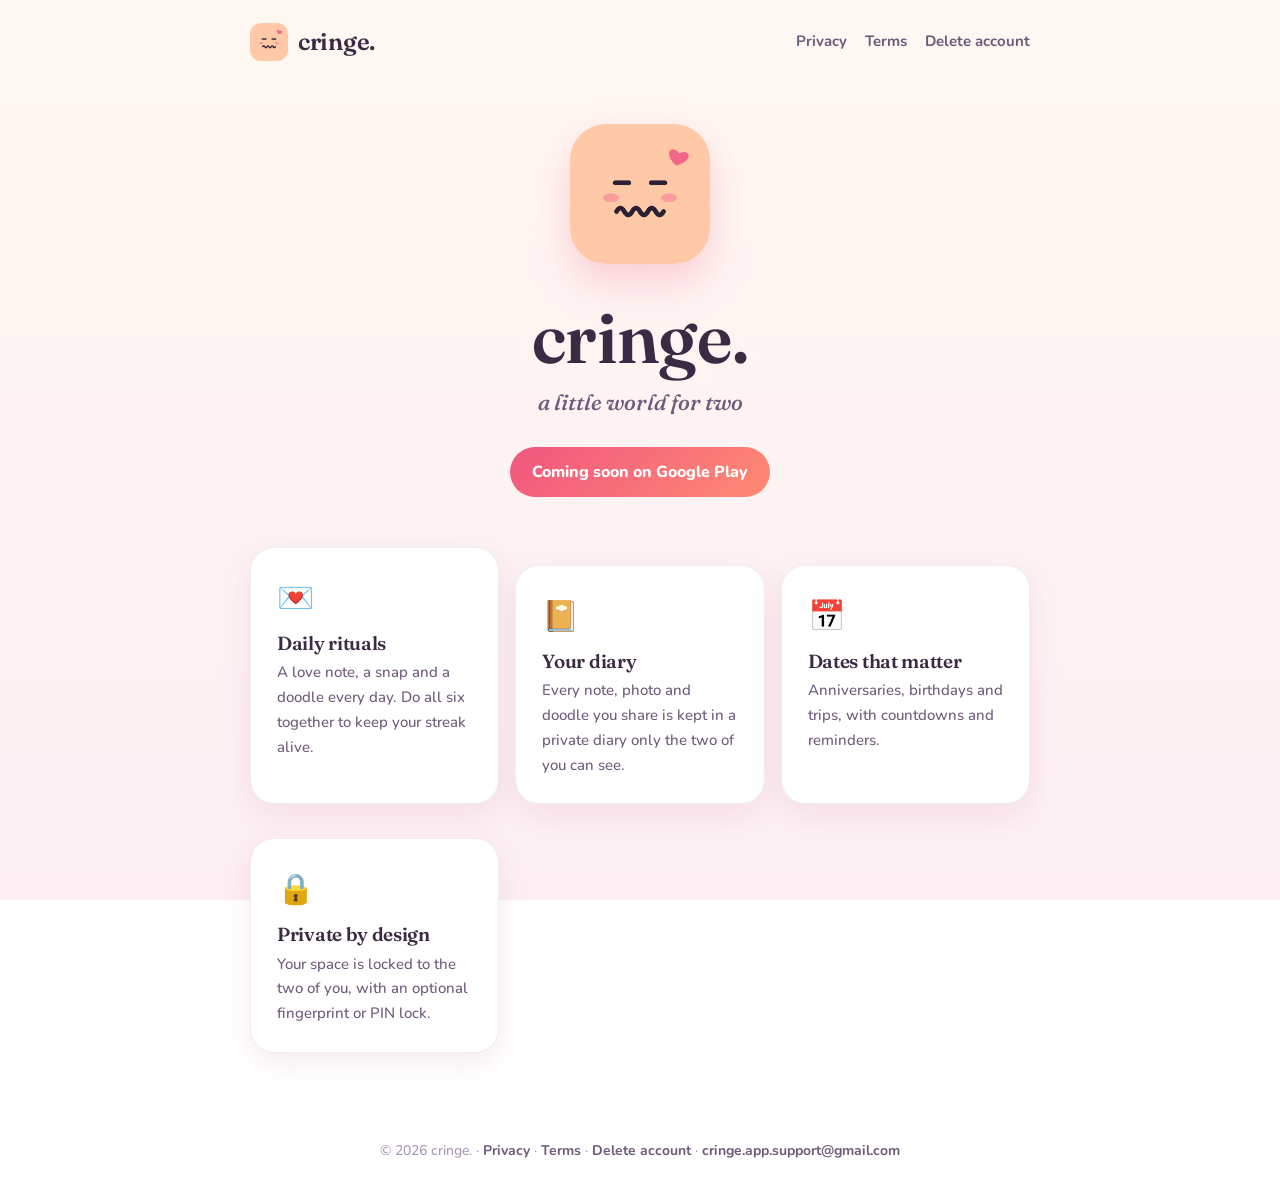
<file: index.html>
<!doctype html>
<html lang="en">
<head>
<meta charset="utf-8">
<meta name="viewport" content="width=device-width, initial-scale=1">
<title>cringe. — a little world for two</title>
<meta name="description" content="A private app for couples: daily love notes, snaps and doodles, a shared diary and important dates.">
<link rel="icon" href="favicon.png">
<link rel="preconnect" href="https://fonts.googleapis.com">
<link rel="preconnect" href="https://fonts.gstatic.com" crossorigin>
<link href="https://fonts.googleapis.com/css2?family=Fraunces:ital,opsz,wght@0,9..144,600;1,9..144,500&family=Nunito:wght@500;700;800&display=swap" rel="stylesheet">
<link rel="stylesheet" href="style.css">
</head>
<body>
<header class="nav">
  <a class="brand" href="index.html"><img src="icon.png" alt=""><span>cringe.</span></a>
  <nav class="links"><a href="privacy.html">Privacy</a><a href="terms.html">Terms</a><a href="delete-account.html">Delete account</a></nav>
</header>
<main>

<section class="hero">
  <img src="icon.png" alt="cringe. app icon — a blushing face with a little heart">
  <h1>cringe.</h1>
  <p class="tagline">a little world for two</p>
  <a class="pill" href="#">Coming soon on Google Play</a>
</section>
<section class="features">
  <div class="card feature"><div class="emoji">💌</div><h3>Daily rituals</h3><p>A love note, a snap and a doodle every day. Do all six together to keep your streak alive.</p></div>
  <div class="card feature"><div class="emoji">📔</div><h3>Your diary</h3><p>Every note, photo and doodle you share is kept in a private diary only the two of you can see.</p></div>
  <div class="card feature"><div class="emoji">📅</div><h3>Dates that matter</h3><p>Anniversaries, birthdays and trips, with countdowns and reminders.</p></div>
  <div class="card feature"><div class="emoji">🔒</div><h3>Private by design</h3><p>Your space is locked to the two of you, with an optional fingerprint or PIN lock.</p></div>
</section>

</main>
<footer>
  © 2026 cringe. · <a href="privacy.html">Privacy</a> · <a href="terms.html">Terms</a> · <a href="delete-account.html">Delete account</a> · <a href="mailto:cringe.app.support@gmail.com">cringe.app.support@gmail.com</a>
</footer>
</body>
</html>
</file>
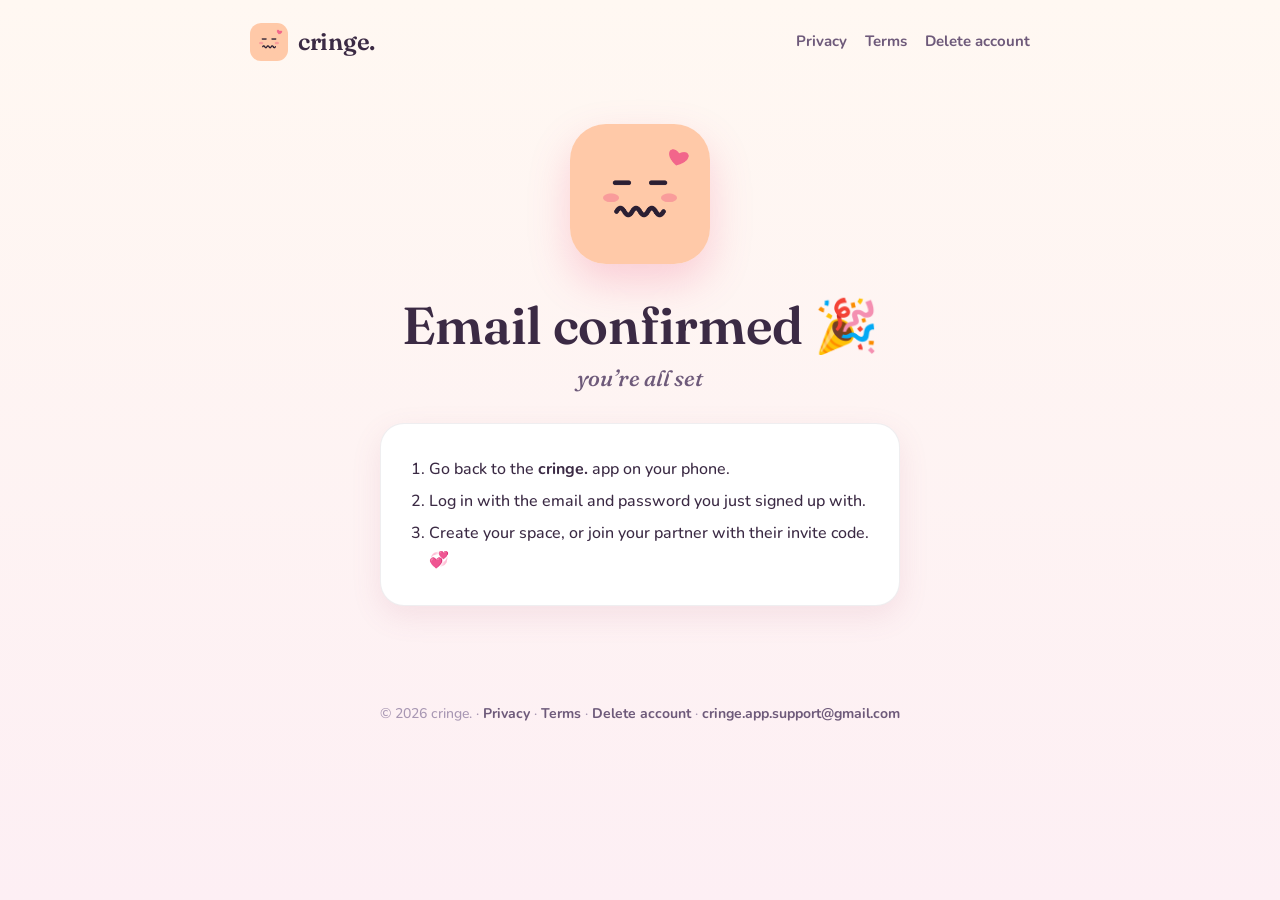
<file: confirmed.html>
<!doctype html>
<html lang="en">
<head>
<meta charset="utf-8">
<meta name="viewport" content="width=device-width, initial-scale=1">
<title>Email confirmed · cringe.</title>
<meta name="robots" content="noindex">
<link rel="icon" href="favicon.png">
<link rel="preconnect" href="https://fonts.googleapis.com">
<link rel="preconnect" href="https://fonts.gstatic.com" crossorigin>
<link href="https://fonts.googleapis.com/css2?family=Fraunces:ital,opsz,wght@0,9..144,600;1,9..144,500&family=Nunito:wght@500;700;800&display=swap" rel="stylesheet">
<link rel="stylesheet" href="style.css">
</head>
<body>
<header class="nav">
  <a class="brand" href="index.html"><img src="icon.png" alt=""><span>cringe.</span></a>
  <nav class="links"><a href="privacy.html">Privacy</a><a href="terms.html">Terms</a><a href="delete-account.html">Delete account</a></nav>
</header>
<main>
  <section class="hero">
    <img src="icon.png" alt="">

    <!-- Shown when the link worked (default) -->
    <div id="ok">
      <h1 style="font-size:clamp(36px,7vw,52px)">Email confirmed 🎉</h1>
      <p class="tagline">you’re all set</p>
      <div class="card" style="text-align:left;max-width:520px;margin:0 auto">
        <ol style="margin:0">
          <li>Go back to the <b>cringe.</b> app on your phone.</li>
          <li>Log in with the email and password you just signed up with.</li>
          <li>Create your space, or join your partner with their invite code. 💞</li>
        </ol>
      </div>
    </div>

    <!-- Shown when Supabase reports a problem (expired or already-used link) -->
    <div id="err" hidden>
      <h1 style="font-size:clamp(36px,7vw,52px)">Hmm, that link didn’t work</h1>
      <p class="tagline" id="err-msg">it may have expired or already been used</p>
      <div class="card" style="text-align:left;max-width:520px;margin:0 auto">
        <ul style="margin:0">
          <li>If you already confirmed, just <b>open cringe. and log in</b>.</li>
          <li>Otherwise, sign up again in the app to get a fresh link (links expire after a while).</li>
          <li>Still stuck? Email <a href="mailto:cringe.app.support@gmail.com">cringe.app.support@gmail.com</a>.</li>
        </ul>
      </div>
    </div>
  </section>
</main>
<footer>
  © 2026 cringe. · <a href="privacy.html">Privacy</a> · <a href="terms.html">Terms</a> · <a href="delete-account.html">Delete account</a> · <a href="mailto:cringe.app.support@gmail.com">cringe.app.support@gmail.com</a>
</footer>
<script>
  // Supabase sends people here after the confirmation link. On failure it adds
  // #error=...&error_description=... (or ?error=...). On success the address can
  // also carry login tokens in the "#..." part: we never read or store them, we
  // just remove them from the address bar so they don't linger in history.
  (function () {
    var params = new URLSearchParams((location.hash || '').replace(/^#/, '') + '&' + location.search.replace(/^\?/, ''));
    var error = params.get('error') || params.get('error_code');
    if (error) {
      document.getElementById('ok').hidden = true;
      document.getElementById('err').hidden = false;
      var desc = params.get('error_description');
      if (desc) document.getElementById('err-msg').textContent = desc.replace(/\+/g, ' ').toLowerCase();
    }
    if (location.hash || location.search) history.replaceState(null, '', location.pathname);
  })();
</script>
</body>
</html>
</file>
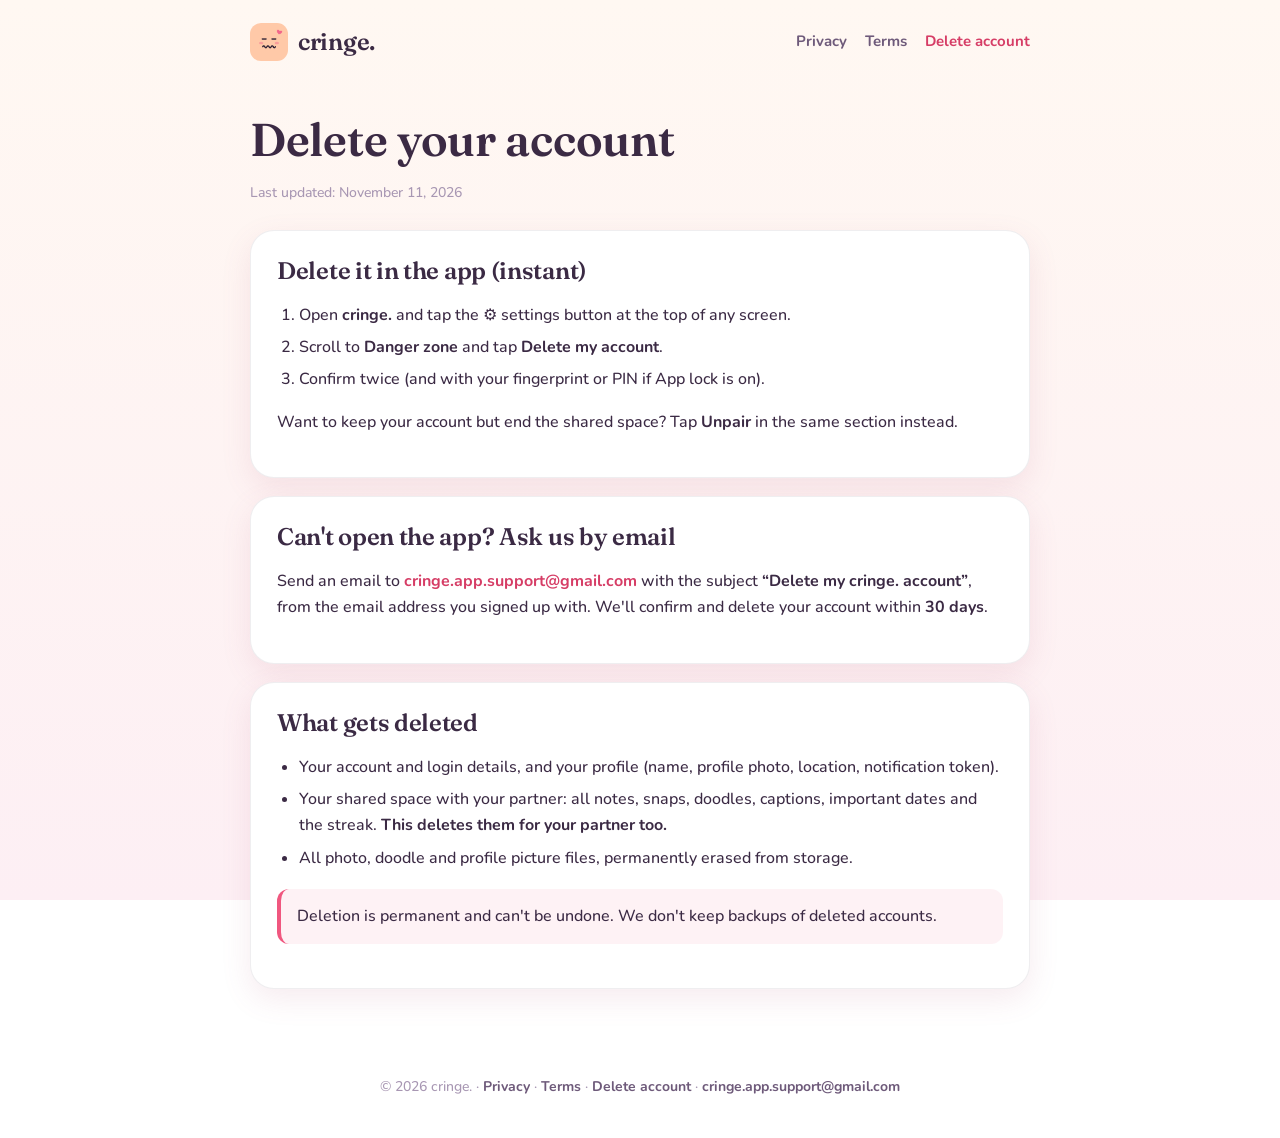
<file: delete-account.html>
<!doctype html>
<html lang="en">
<head>
<meta charset="utf-8">
<meta name="viewport" content="width=device-width, initial-scale=1">
<title>Delete your account · cringe.</title>
<meta name="description" content="How to delete your cringe. account and data.">
<link rel="icon" href="favicon.png">
<link rel="preconnect" href="https://fonts.googleapis.com">
<link rel="preconnect" href="https://fonts.gstatic.com" crossorigin>
<link href="https://fonts.googleapis.com/css2?family=Fraunces:ital,opsz,wght@0,9..144,600;1,9..144,500&family=Nunito:wght@500;700;800&display=swap" rel="stylesheet">
<link rel="stylesheet" href="style.css">
</head>
<body>
<header class="nav">
  <a class="brand" href="index.html"><img src="icon.png" alt=""><span>cringe.</span></a>
  <nav class="links"><a href="privacy.html">Privacy</a><a href="terms.html">Terms</a><a href="delete-account.html" aria-current="page">Delete account</a></nav>
</header>
<main>

<h1>Delete your account</h1>
<p class="updated">Last updated: November 11, 2026</p>

<div class="card">
<h2 style="margin-top:0">Delete it in the app (instant)</h2>
<ol>
<li>Open <b>cringe.</b> and tap the ⚙️ settings button at the top of any screen.</li>
<li>Scroll to <b>Danger zone</b> and tap <b>Delete my account</b>.</li>
<li>Confirm twice (and with your fingerprint or PIN if App lock is on).</li>
</ol>
<p>Want to keep your account but end the shared space? Tap <b>Unpair</b> in the same section instead.</p>
</div>

<div class="card">
<h2 style="margin-top:0">Can't open the app? Ask us by email</h2>
<p>Send an email to <a href="mailto:cringe.app.support@gmail.com?subject=Delete%20my%20cringe.%20account">cringe.app.support@gmail.com</a> with the subject <b>“Delete my cringe. account”</b>, from the email address you signed up with. We'll confirm and delete your account within <b>30 days</b>.</p>
</div>

<div class="card">
<h2 style="margin-top:0">What gets deleted</h2>
<ul>
<li>Your account and login details, and your profile (name, profile photo, location, notification token).</li>
<li>Your shared space with your partner: all notes, snaps, doodles, captions, important dates and the streak. <b>This deletes them for your partner too.</b></li>
<li>All photo, doodle and profile picture files, permanently erased from storage.</li>
</ul>
<p class="note">Deletion is permanent and can't be undone. We don't keep backups of deleted accounts.</p>
</div>

</main>
<footer>
  © 2026 cringe. · <a href="privacy.html">Privacy</a> · <a href="terms.html">Terms</a> · <a href="delete-account.html">Delete account</a> · <a href="mailto:cringe.app.support@gmail.com">cringe.app.support@gmail.com</a>
</footer>
</body>
</html>
</file>
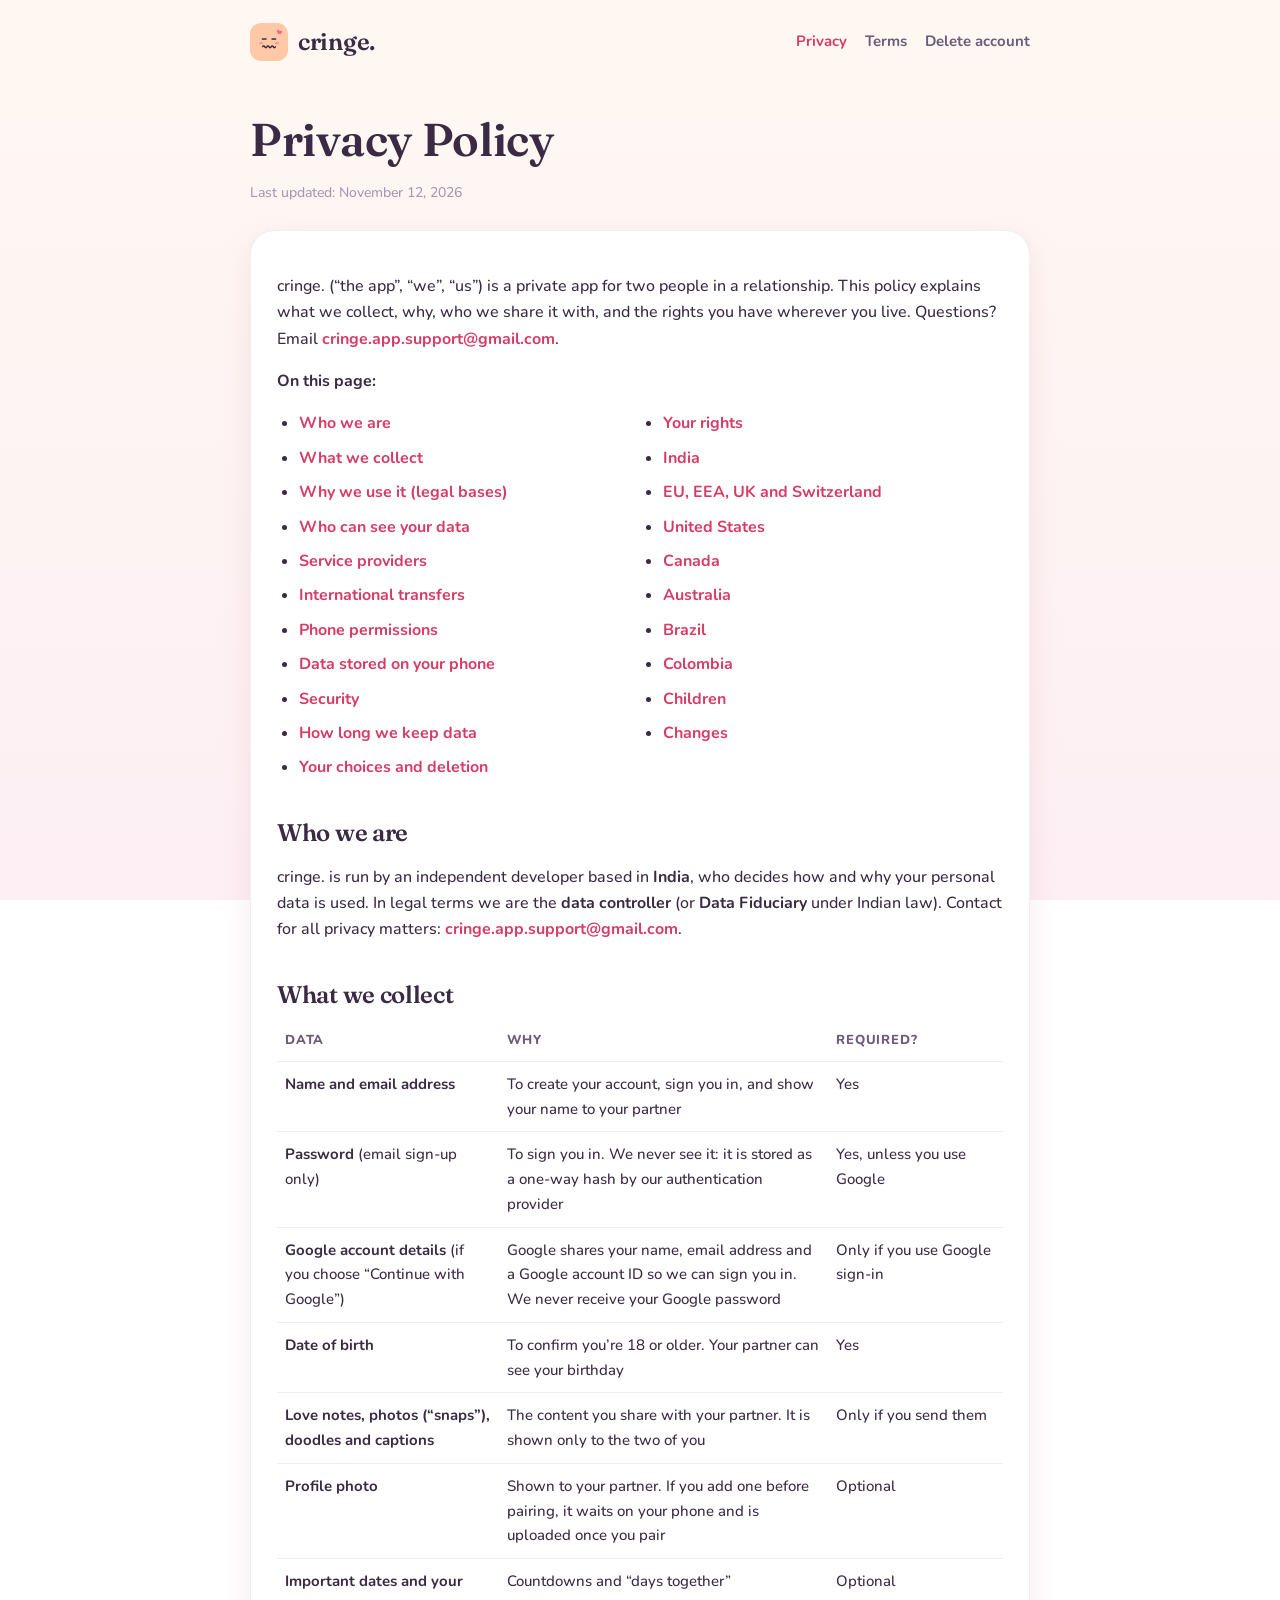
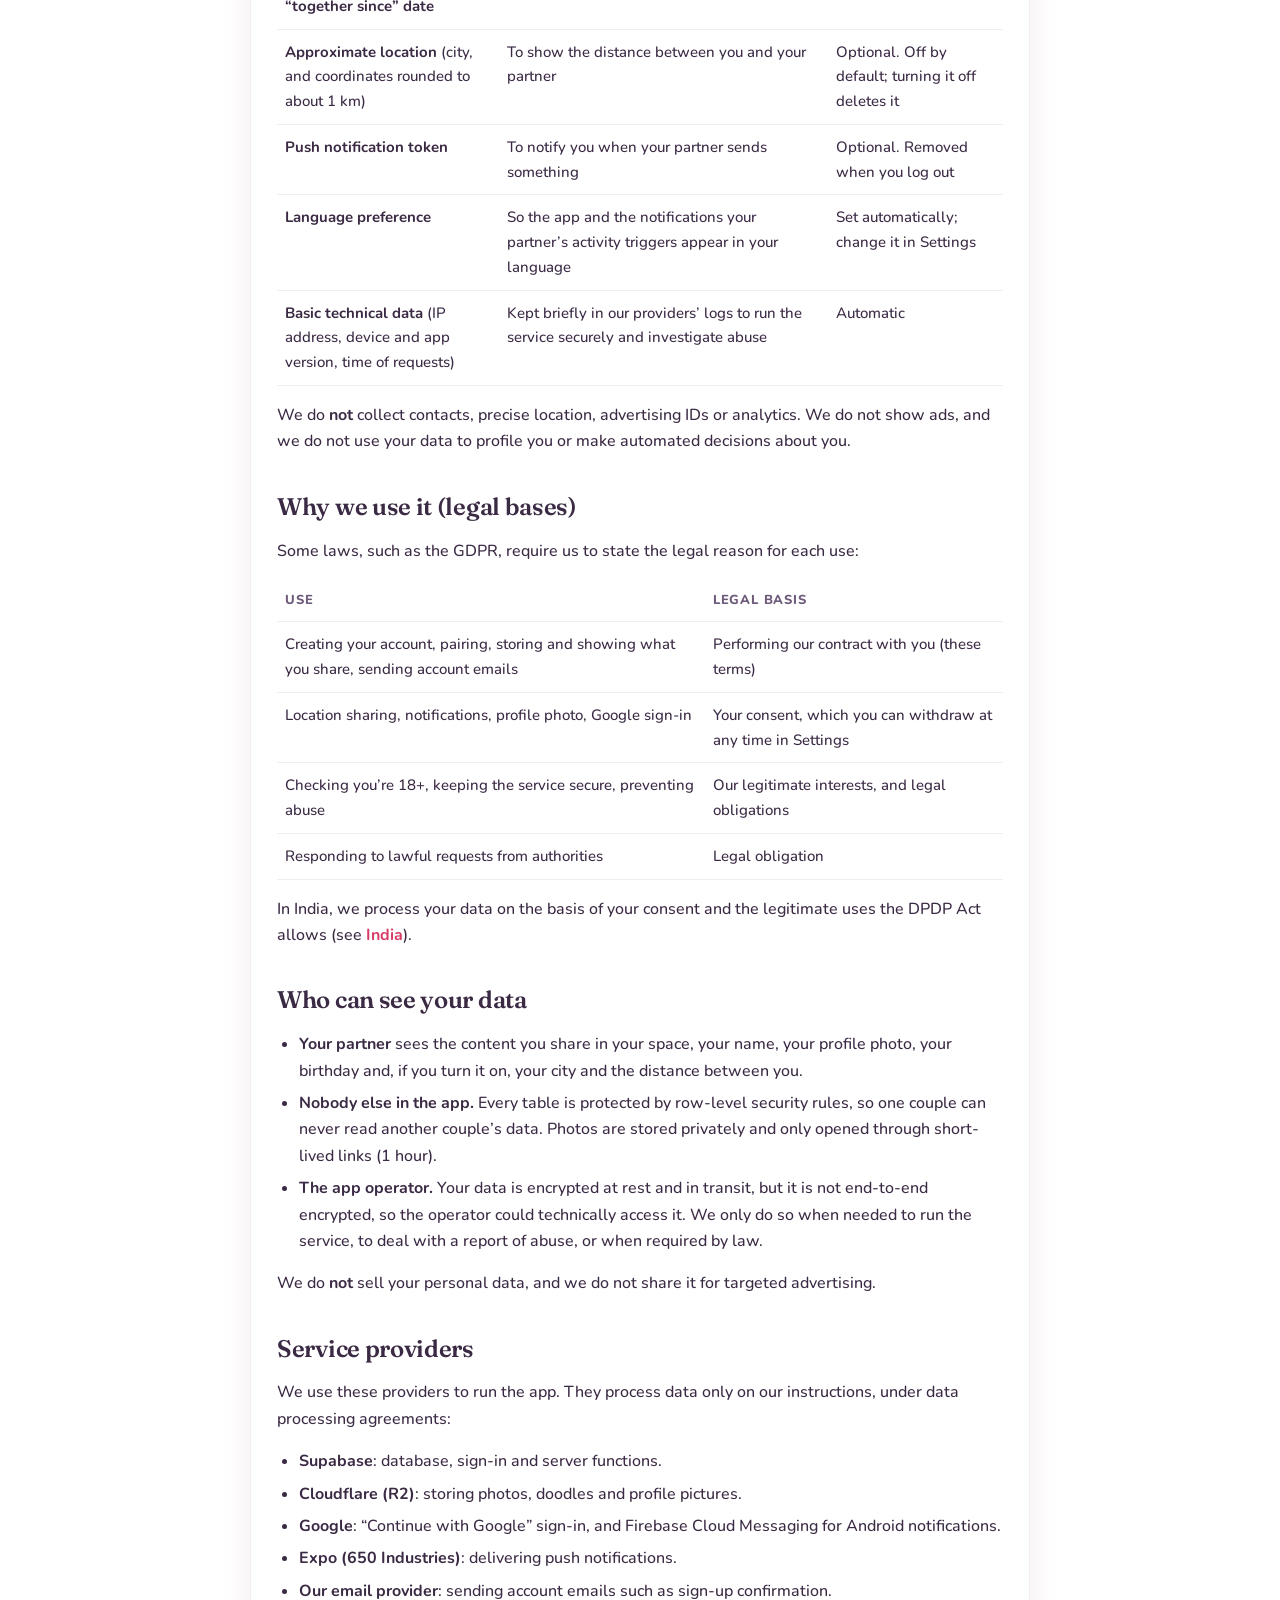
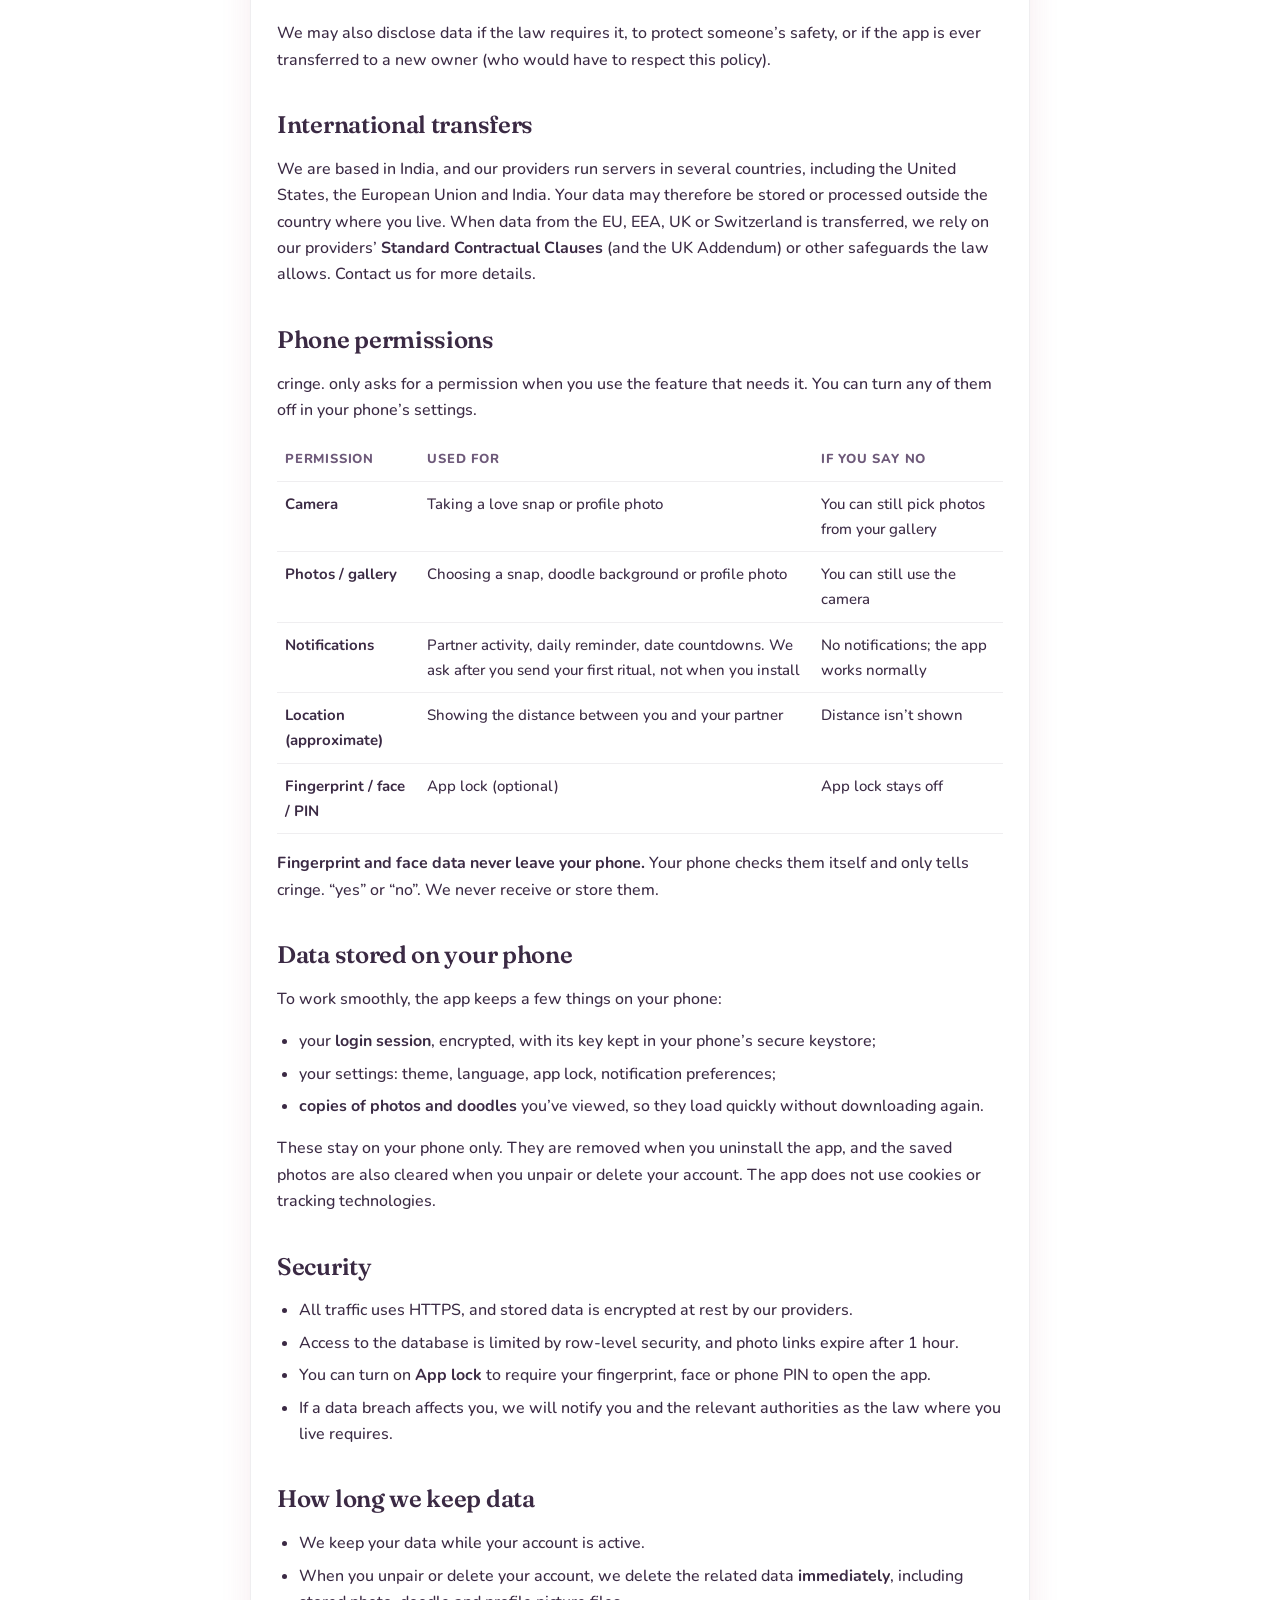
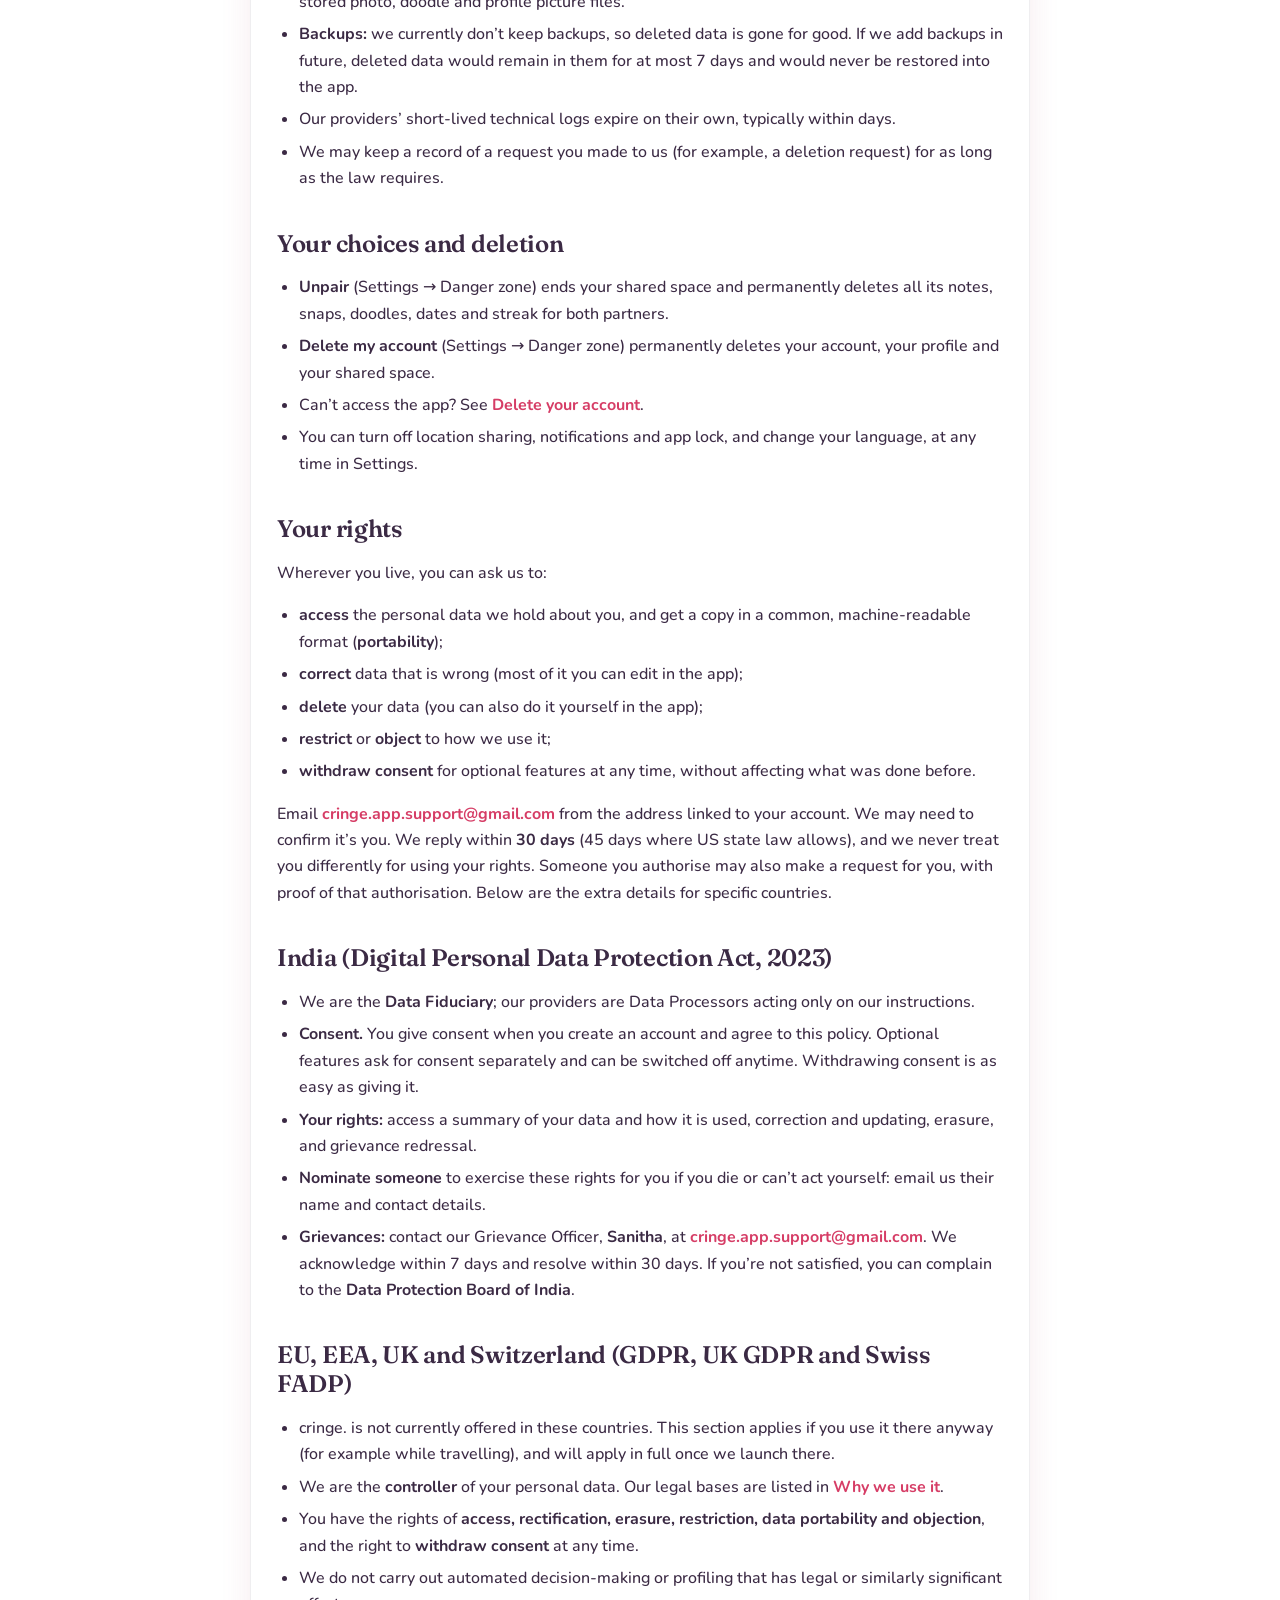
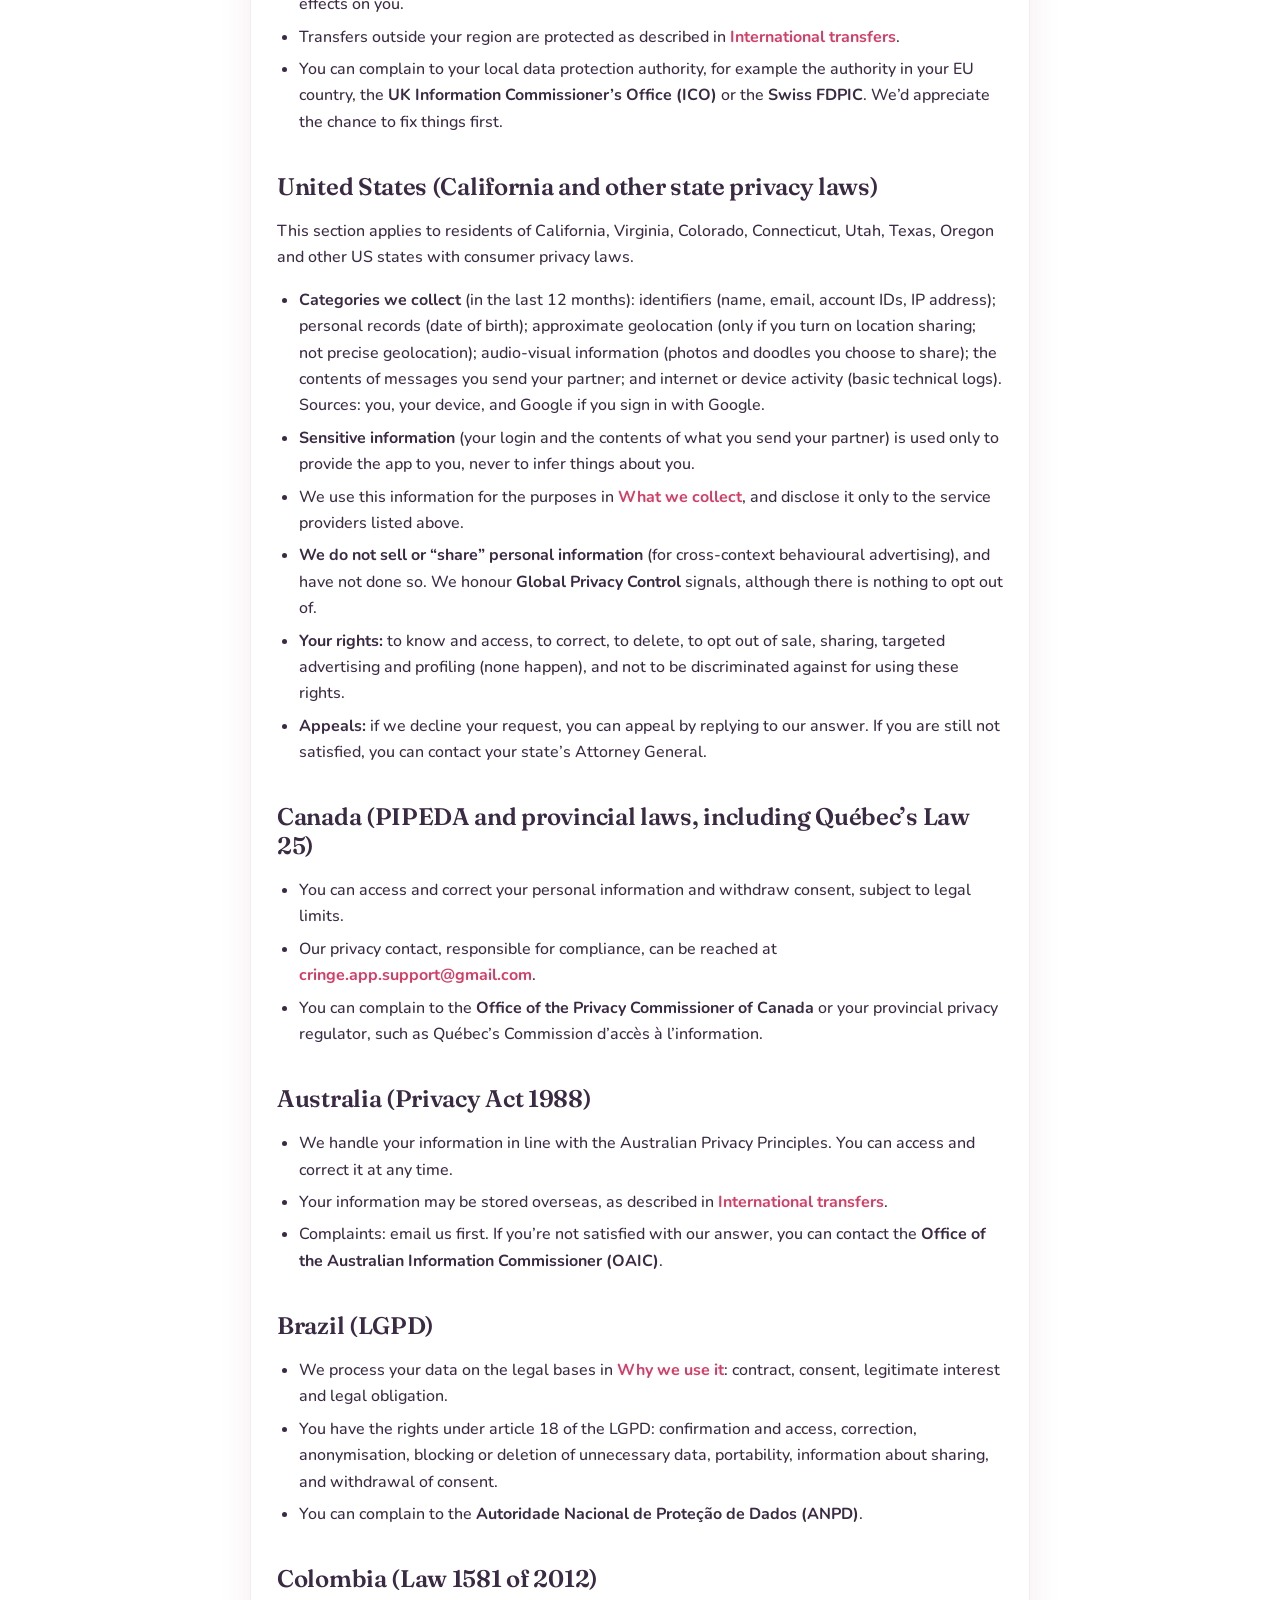
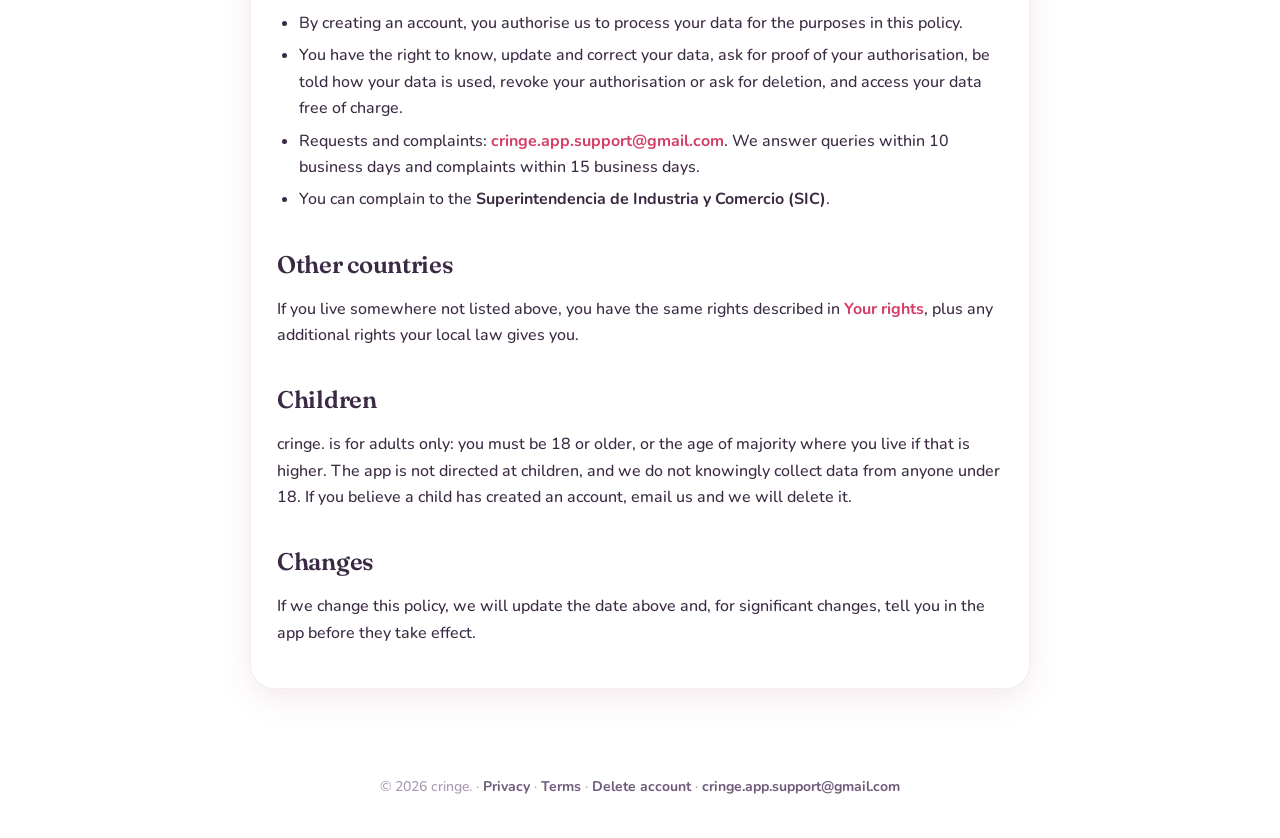
<file: privacy.html>
<!doctype html>
<html lang="en">
<head>
<meta charset="utf-8">
<meta name="viewport" content="width=device-width, initial-scale=1">
<title>Privacy Policy · cringe.</title>
<meta name="description" content="How cringe. collects, uses and protects your data, wherever you live.">
<link rel="icon" href="favicon.png">
<link rel="preconnect" href="https://fonts.googleapis.com">
<link rel="preconnect" href="https://fonts.gstatic.com" crossorigin>
<link href="https://fonts.googleapis.com/css2?family=Fraunces:ital,opsz,wght@0,9..144,600;1,9..144,500&family=Nunito:wght@500;700;800&display=swap" rel="stylesheet">
<link rel="stylesheet" href="style.css">
<style>@media (max-width:600px){.perms td:last-child::before{content:"If you say no: "}.basis td:last-child::before{content:"Legal basis: "}} .toc{columns:2;gap:24px;margin-top:0} .toc>li{break-inside:avoid;margin:0 0 8px} @media (max-width:600px){.toc{columns:1}}</style>
</head>
<body>
<header class="nav">
  <a class="brand" href="index.html"><img src="icon.png" alt=""><span>cringe.</span></a>
  <nav class="links"><a href="privacy.html" aria-current="page">Privacy</a><a href="terms.html">Terms</a><a href="delete-account.html">Delete account</a></nav>
</header>
<main>

<h1>Privacy Policy</h1>
<p class="updated">Last updated: November 12, 2026</p>
<div class="card">
<p>cringe. (“the app”, “we”, “us”) is a private app for two people in a relationship. This policy explains what we collect, why, who we share it with, and the rights you have wherever you live. Questions? Email <a href="mailto:cringe.app.support@gmail.com">cringe.app.support@gmail.com</a>.</p>

<p><b>On this page:</b></p>
<ul class="toc">
<li><a href="#who">Who we are</a></li>
<li><a href="#collect">What we collect</a></li>
<li><a href="#why">Why we use it (legal bases)</a></li>
<li><a href="#see">Who can see your data</a></li>
<li><a href="#providers">Service providers</a></li>
<li><a href="#transfers">International transfers</a></li>
<li><a href="#permissions">Phone permissions</a></li>
<li><a href="#device">Data stored on your phone</a></li>
<li><a href="#security">Security</a></li>
<li><a href="#retention">How long we keep data</a></li>
<li><a href="#choices">Your choices and deletion</a></li>
<li><a href="#rights">Your rights</a></li>
<li><a href="#india">India</a></li>
<li><a href="#eu">EU, EEA, UK and Switzerland</a></li>
<li><a href="#us">United States</a></li>
<li><a href="#canada">Canada</a></li>
<li><a href="#australia">Australia</a></li>
<li><a href="#brazil">Brazil</a></li>
<li><a href="#colombia">Colombia</a></li>
<li><a href="#children">Children</a></li>
<li><a href="#changes">Changes</a></li>
</ul>

<h2 id="who">Who we are</h2>
<p>cringe. is run by an independent developer based in <b>India</b>, who decides how and why your personal data is used. In legal terms we are the <b>data controller</b> (or <b>Data Fiduciary</b> under Indian law). Contact for all privacy matters: <a href="mailto:cringe.app.support@gmail.com?subject=Privacy">cringe.app.support@gmail.com</a>.</p>

<h2 id="collect">What we collect</h2>
<div class="table-wrap"><table>
<tr><th>Data</th><th>Why</th><th>Required?</th></tr>
<tr><td><b>Name and email address</b></td><td>To create your account, sign you in, and show your name to your partner</td><td>Yes</td></tr>
<tr><td><b>Password</b> (email sign-up only)</td><td>To sign you in. We never see it: it is stored as a one-way hash by our authentication provider</td><td>Yes, unless you use Google</td></tr>
<tr><td><b>Google account details</b> (if you choose “Continue with Google”)</td><td>Google shares your name, email address and a Google account ID so we can sign you in. We never receive your Google password</td><td>Only if you use Google sign-in</td></tr>
<tr><td><b>Date of birth</b></td><td>To confirm you’re 18 or older. Your partner can see your birthday</td><td>Yes</td></tr>
<tr><td><b>Love notes, photos (“snaps”), doodles and captions</b></td><td>The content you share with your partner. It is shown only to the two of you</td><td>Only if you send them</td></tr>
<tr><td><b>Profile photo</b></td><td>Shown to your partner. If you add one before pairing, it waits on your phone and is uploaded once you pair</td><td>Optional</td></tr>
<tr><td><b>Important dates and your “together since” date</b></td><td>Countdowns and “days together”</td><td>Optional</td></tr>
<tr><td><b>Approximate location</b> (city, and coordinates rounded to about 1 km)</td><td>To show the distance between you and your partner</td><td>Optional. Off by default; turning it off deletes it</td></tr>
<tr><td><b>Push notification token</b></td><td>To notify you when your partner sends something</td><td>Optional. Removed when you log out</td></tr>
<tr><td><b>Language preference</b></td><td>So the app and the notifications your partner’s activity triggers appear in your language</td><td>Set automatically; change it in Settings</td></tr>
<tr><td><b>Basic technical data</b> (IP address, device and app version, time of requests)</td><td>Kept briefly in our providers’ logs to run the service securely and investigate abuse</td><td>Automatic</td></tr>
</table></div>
<p>We do <b>not</b> collect contacts, precise location, advertising IDs or analytics. We do not show ads, and we do not use your data to profile you or make automated decisions about you.</p>

<h2 id="why">Why we use it (legal bases)</h2>
<p>Some laws, such as the GDPR, require us to state the legal reason for each use:</p>
<div class="table-wrap"><table class="basis">
<tr><th>Use</th><th>Legal basis</th></tr>
<tr><td>Creating your account, pairing, storing and showing what you share, sending account emails</td><td>Performing our contract with you (these terms)</td></tr>
<tr><td>Location sharing, notifications, profile photo, Google sign-in</td><td>Your consent, which you can withdraw at any time in Settings</td></tr>
<tr><td>Checking you’re 18+, keeping the service secure, preventing abuse</td><td>Our legitimate interests, and legal obligations</td></tr>
<tr><td>Responding to lawful requests from authorities</td><td>Legal obligation</td></tr>
</table></div>
<p>In India, we process your data on the basis of your consent and the legitimate uses the DPDP Act allows (see <a href="#india">India</a>).</p>

<h2 id="see">Who can see your data</h2>
<ul>
<li><b>Your partner</b> sees the content you share in your space, your name, your profile photo, your birthday and, if you turn it on, your city and the distance between you.</li>
<li><b>Nobody else in the app.</b> Every table is protected by row-level security rules, so one couple can never read another couple’s data. Photos are stored privately and only opened through short-lived links (1 hour).</li>
<li><b>The app operator.</b> Your data is encrypted at rest and in transit, but it is not end-to-end encrypted, so the operator could technically access it. We only do so when needed to run the service, to deal with a report of abuse, or when required by law.</li>
</ul>
<p>We do <b>not</b> sell your personal data, and we do not share it for targeted advertising.</p>

<h2 id="providers">Service providers</h2>
<p>We use these providers to run the app. They process data only on our instructions, under data processing agreements:</p>
<ul>
<li><b>Supabase</b>: database, sign-in and server functions.</li>
<li><b>Cloudflare (R2)</b>: storing photos, doodles and profile pictures.</li>
<li><b>Google</b>: “Continue with Google” sign-in, and Firebase Cloud Messaging for Android notifications.</li>
<li><b>Expo (650 Industries)</b>: delivering push notifications.</li>
<li><b>Our email provider</b>: sending account emails such as sign-up confirmation.</li>
</ul>
<p>We may also disclose data if the law requires it, to protect someone’s safety, or if the app is ever transferred to a new owner (who would have to respect this policy).</p>

<h2 id="transfers">International transfers</h2>
<p>We are based in India, and our providers run servers in several countries, including the United States, the European Union and India. Your data may therefore be stored or processed outside the country where you live. When data from the EU, EEA, UK or Switzerland is transferred, we rely on our providers’ <b>Standard Contractual Clauses</b> (and the UK Addendum) or other safeguards the law allows. Contact us for more details.</p>

<h2 id="permissions">Phone permissions</h2>
<p>cringe. only asks for a permission when you use the feature that needs it. You can turn any of them off in your phone’s settings.</p>
<div class="table-wrap perms"><table>
<tr><th>Permission</th><th>Used for</th><th>If you say no</th></tr>
<tr><td><b>Camera</b></td><td>Taking a love snap or profile photo</td><td>You can still pick photos from your gallery</td></tr>
<tr><td><b>Photos / gallery</b></td><td>Choosing a snap, doodle background or profile photo</td><td>You can still use the camera</td></tr>
<tr><td><b>Notifications</b></td><td>Partner activity, daily reminder, date countdowns. We ask after you send your first ritual, not when you install</td><td>No notifications; the app works normally</td></tr>
<tr><td><b>Location (approximate)</b></td><td>Showing the distance between you and your partner</td><td>Distance isn’t shown</td></tr>
<tr><td><b>Fingerprint / face / PIN</b></td><td>App lock (optional)</td><td>App lock stays off</td></tr>
</table></div>
<p><b>Fingerprint and face data never leave your phone.</b> Your phone checks them itself and only tells cringe. “yes” or “no”. We never receive or store them.</p>

<h2 id="device">Data stored on your phone</h2>
<p>To work smoothly, the app keeps a few things on your phone:</p>
<ul>
<li>your <b>login session</b>, encrypted, with its key kept in your phone’s secure keystore;</li>
<li>your settings: theme, language, app lock, notification preferences;</li>
<li><b>copies of photos and doodles</b> you’ve viewed, so they load quickly without downloading again.</li>
</ul>
<p>These stay on your phone only. They are removed when you uninstall the app, and the saved photos are also cleared when you unpair or delete your account. The app does not use cookies or tracking technologies.</p>

<h2 id="security">Security</h2>
<ul>
<li>All traffic uses HTTPS, and stored data is encrypted at rest by our providers.</li>
<li>Access to the database is limited by row-level security, and photo links expire after 1 hour.</li>
<li>You can turn on <b>App lock</b> to require your fingerprint, face or phone PIN to open the app.</li>
<li>If a data breach affects you, we will notify you and the relevant authorities as the law where you live requires.</li>
</ul>

<h2 id="retention">How long we keep data</h2>
<ul>
<li>We keep your data while your account is active.</li>
<li>When you unpair or delete your account, we delete the related data <b>immediately</b>, including stored photo, doodle and profile picture files.</li>
<li><b>Backups:</b> we currently don’t keep backups, so deleted data is gone for good. If we add backups in future, deleted data would remain in them for at most 7 days and would never be restored into the app.</li>
<li>Our providers’ short-lived technical logs expire on their own, typically within days.</li>
<li>We may keep a record of a request you made to us (for example, a deletion request) for as long as the law requires.</li>
</ul>

<h2 id="choices">Your choices and deletion</h2>
<ul>
<li><b>Unpair</b> (Settings → Danger zone) ends your shared space and permanently deletes all its notes, snaps, doodles, dates and streak for both partners.</li>
<li><b>Delete my account</b> (Settings → Danger zone) permanently deletes your account, your profile and your shared space.</li>
<li>Can’t access the app? See <a href="delete-account.html">Delete your account</a>.</li>
<li>You can turn off location sharing, notifications and app lock, and change your language, at any time in Settings.</li>
</ul>

<h2 id="rights">Your rights</h2>
<p>Wherever you live, you can ask us to:</p>
<ul>
<li><b>access</b> the personal data we hold about you, and get a copy in a common, machine-readable format (<b>portability</b>);</li>
<li><b>correct</b> data that is wrong (most of it you can edit in the app);</li>
<li><b>delete</b> your data (you can also do it yourself in the app);</li>
<li><b>restrict</b> or <b>object</b> to how we use it;</li>
<li><b>withdraw consent</b> for optional features at any time, without affecting what was done before.</li>
</ul>
<p>Email <a href="mailto:cringe.app.support@gmail.com?subject=Privacy%20request">cringe.app.support@gmail.com</a> from the address linked to your account. We may need to confirm it’s you. We reply within <b>30 days</b> (45 days where US state law allows), and we never treat you differently for using your rights. Someone you authorise may also make a request for you, with proof of that authorisation. Below are the extra details for specific countries.</p>

<h2 id="india">India (Digital Personal Data Protection Act, 2023)</h2>
<ul>
<li>We are the <b>Data Fiduciary</b>; our providers are Data Processors acting only on our instructions.</li>
<li><b>Consent.</b> You give consent when you create an account and agree to this policy. Optional features ask for consent separately and can be switched off anytime. Withdrawing consent is as easy as giving it.</li>
<li><b>Your rights:</b> access a summary of your data and how it is used, correction and updating, erasure, and grievance redressal.</li>
<li><b>Nominate someone</b> to exercise these rights for you if you die or can’t act yourself: email us their name and contact details.</li>
<li><b>Grievances:</b> contact our Grievance Officer, <b>Sanitha</b>, at <a href="mailto:cringe.app.support@gmail.com?subject=Privacy%20grievance">cringe.app.support@gmail.com</a>. We acknowledge within 7 days and resolve within 30 days. If you’re not satisfied, you can complain to the <b>Data Protection Board of India</b>.</li>
</ul>

<h2 id="eu">EU, EEA, UK and Switzerland (GDPR, UK GDPR and Swiss FADP)</h2>
<ul>
<li>cringe. is not currently offered in these countries. This section applies if you use it there anyway (for example while travelling), and will apply in full once we launch there.</li>
<li>We are the <b>controller</b> of your personal data. Our legal bases are listed in <a href="#why">Why we use it</a>.</li>
<li>You have the rights of <b>access, rectification, erasure, restriction, data portability and objection</b>, and the right to <b>withdraw consent</b> at any time.</li>
<li>We do not carry out automated decision-making or profiling that has legal or similarly significant effects on you.</li>
<li>Transfers outside your region are protected as described in <a href="#transfers">International transfers</a>.</li>
<li>You can complain to your local data protection authority, for example the authority in your EU country, the <b>UK Information Commissioner’s Office (ICO)</b> or the <b>Swiss FDPIC</b>. We’d appreciate the chance to fix things first.</li>
</ul>

<h2 id="us">United States (California and other state privacy laws)</h2>
<p>This section applies to residents of California, Virginia, Colorado, Connecticut, Utah, Texas, Oregon and other US states with consumer privacy laws.</p>
<ul>
<li><b>Categories we collect</b> (in the last 12 months): identifiers (name, email, account IDs, IP address); personal records (date of birth); approximate geolocation (only if you turn on location sharing; not precise geolocation); audio-visual information (photos and doodles you choose to share); the contents of messages you send your partner; and internet or device activity (basic technical logs). Sources: you, your device, and Google if you sign in with Google.</li>
<li><b>Sensitive information</b> (your login and the contents of what you send your partner) is used only to provide the app to you, never to infer things about you.</li>
<li>We use this information for the purposes in <a href="#collect">What we collect</a>, and disclose it only to the service providers listed above.</li>
<li><b>We do not sell or “share” personal information</b> (for cross-context behavioural advertising), and have not done so. We honour <b>Global Privacy Control</b> signals, although there is nothing to opt out of.</li>
<li><b>Your rights:</b> to know and access, to correct, to delete, to opt out of sale, sharing, targeted advertising and profiling (none happen), and not to be discriminated against for using these rights.</li>
<li><b>Appeals:</b> if we decline your request, you can appeal by replying to our answer. If you are still not satisfied, you can contact your state’s Attorney General.</li>
</ul>

<h2 id="canada">Canada (PIPEDA and provincial laws, including Québec’s Law 25)</h2>
<ul>
<li>You can access and correct your personal information and withdraw consent, subject to legal limits.</li>
<li>Our privacy contact, responsible for compliance, can be reached at <a href="mailto:cringe.app.support@gmail.com?subject=Privacy">cringe.app.support@gmail.com</a>.</li>
<li>You can complain to the <b>Office of the Privacy Commissioner of Canada</b> or your provincial privacy regulator, such as Québec’s Commission d’accès à l’information.</li>
</ul>

<h2 id="australia">Australia (Privacy Act 1988)</h2>
<ul>
<li>We handle your information in line with the Australian Privacy Principles. You can access and correct it at any time.</li>
<li>Your information may be stored overseas, as described in <a href="#transfers">International transfers</a>.</li>
<li>Complaints: email us first. If you’re not satisfied with our answer, you can contact the <b>Office of the Australian Information Commissioner (OAIC)</b>.</li>
</ul>

<h2 id="brazil">Brazil (LGPD)</h2>
<ul>
<li>We process your data on the legal bases in <a href="#why">Why we use it</a>: contract, consent, legitimate interest and legal obligation.</li>
<li>You have the rights under article 18 of the LGPD: confirmation and access, correction, anonymisation, blocking or deletion of unnecessary data, portability, information about sharing, and withdrawal of consent.</li>
<li>You can complain to the <b>Autoridade Nacional de Proteção de Dados (ANPD)</b>.</li>
</ul>

<h2 id="colombia">Colombia (Law 1581 of 2012)</h2>
<ul>
<li>By creating an account, you authorise us to process your data for the purposes in this policy.</li>
<li>You have the right to know, update and correct your data, ask for proof of your authorisation, be told how your data is used, revoke your authorisation or ask for deletion, and access your data free of charge.</li>
<li>Requests and complaints: <a href="mailto:cringe.app.support@gmail.com?subject=Privacy%20request">cringe.app.support@gmail.com</a>. We answer queries within 10 business days and complaints within 15 business days.</li>
<li>You can complain to the <b>Superintendencia de Industria y Comercio (SIC)</b>.</li>
</ul>

<h2>Other countries</h2>
<p>If you live somewhere not listed above, you have the same rights described in <a href="#rights">Your rights</a>, plus any additional rights your local law gives you.</p>

<h2 id="children">Children</h2>
<p>cringe. is for adults only: you must be 18 or older, or the age of majority where you live if that is higher. The app is not directed at children, and we do not knowingly collect data from anyone under 18. If you believe a child has created an account, email us and we will delete it.</p>

<h2 id="changes">Changes</h2>
<p>If we change this policy, we will update the date above and, for significant changes, tell you in the app before they take effect.</p>
</div>

</main>
<footer>
  © 2026 cringe. · <a href="privacy.html">Privacy</a> · <a href="terms.html">Terms</a> · <a href="delete-account.html">Delete account</a> · <a href="mailto:cringe.app.support@gmail.com">cringe.app.support@gmail.com</a>
</footer>
</body>
</html>
</file>
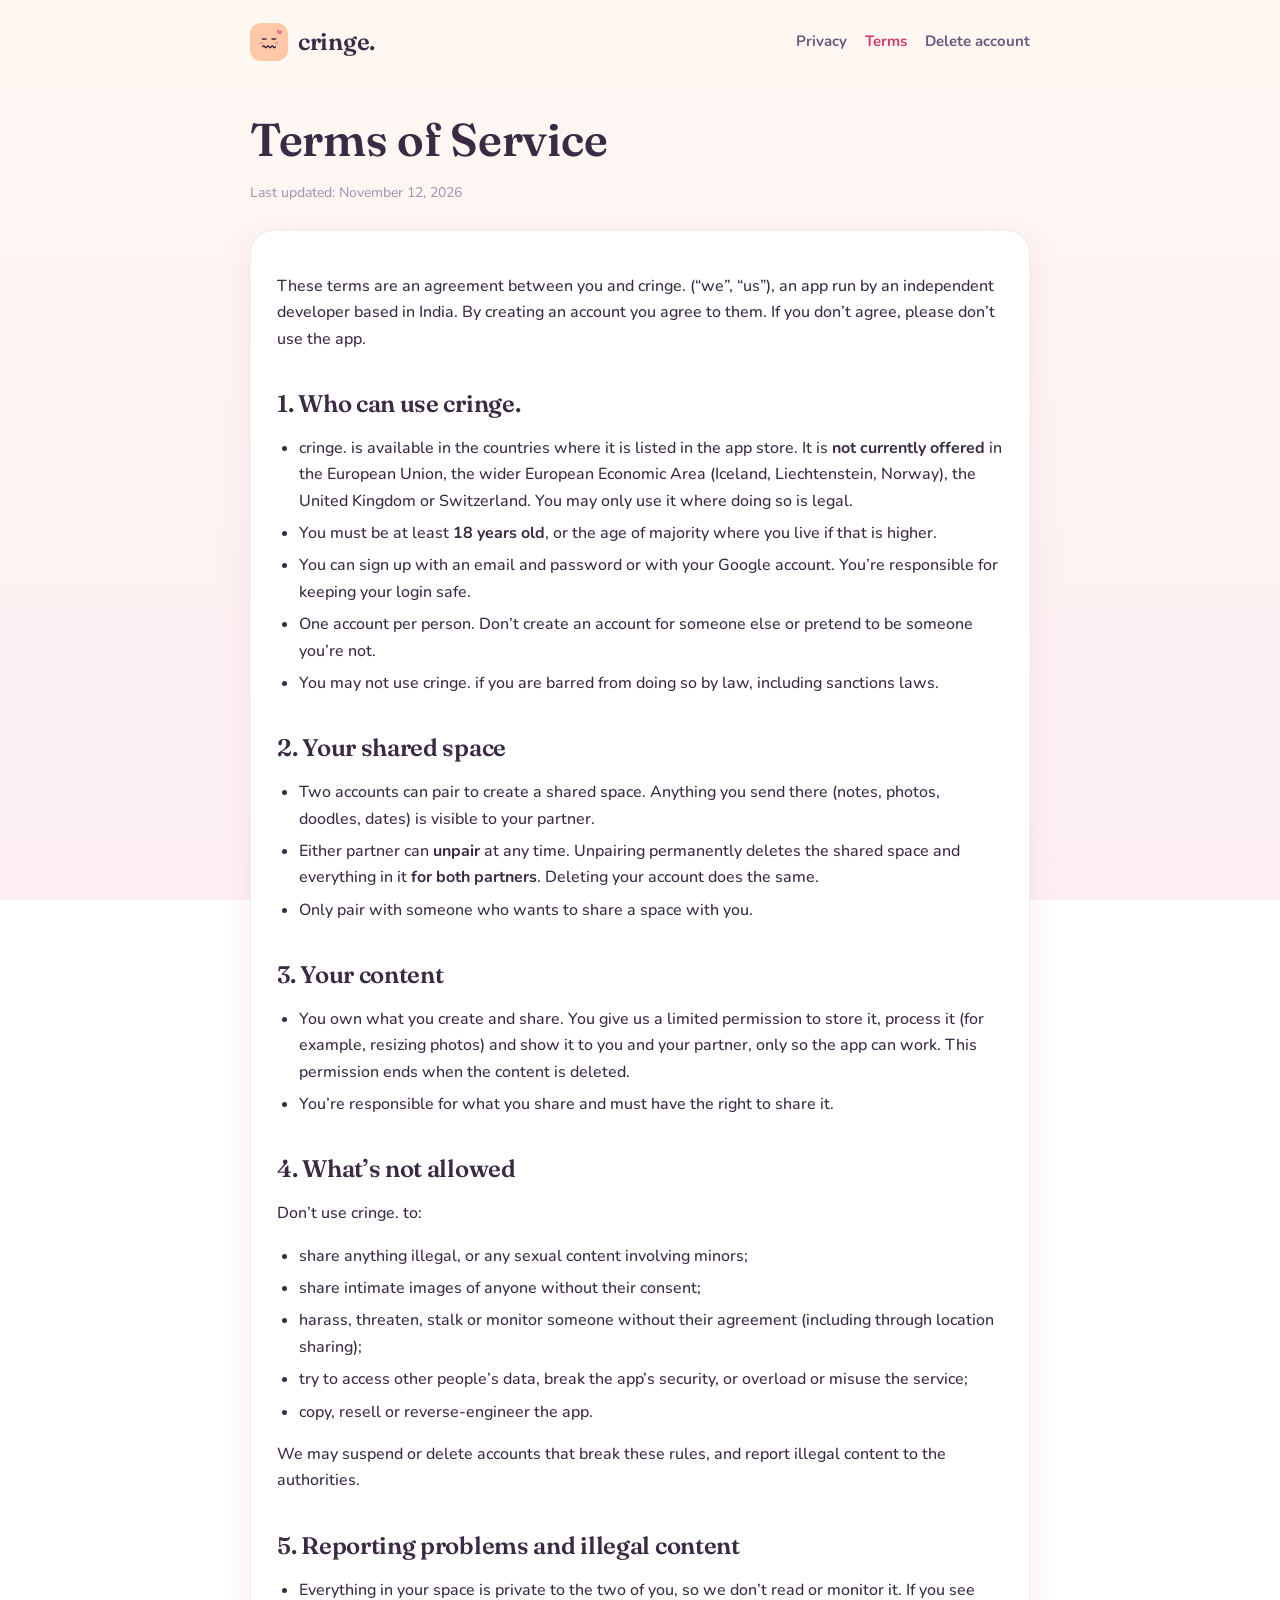
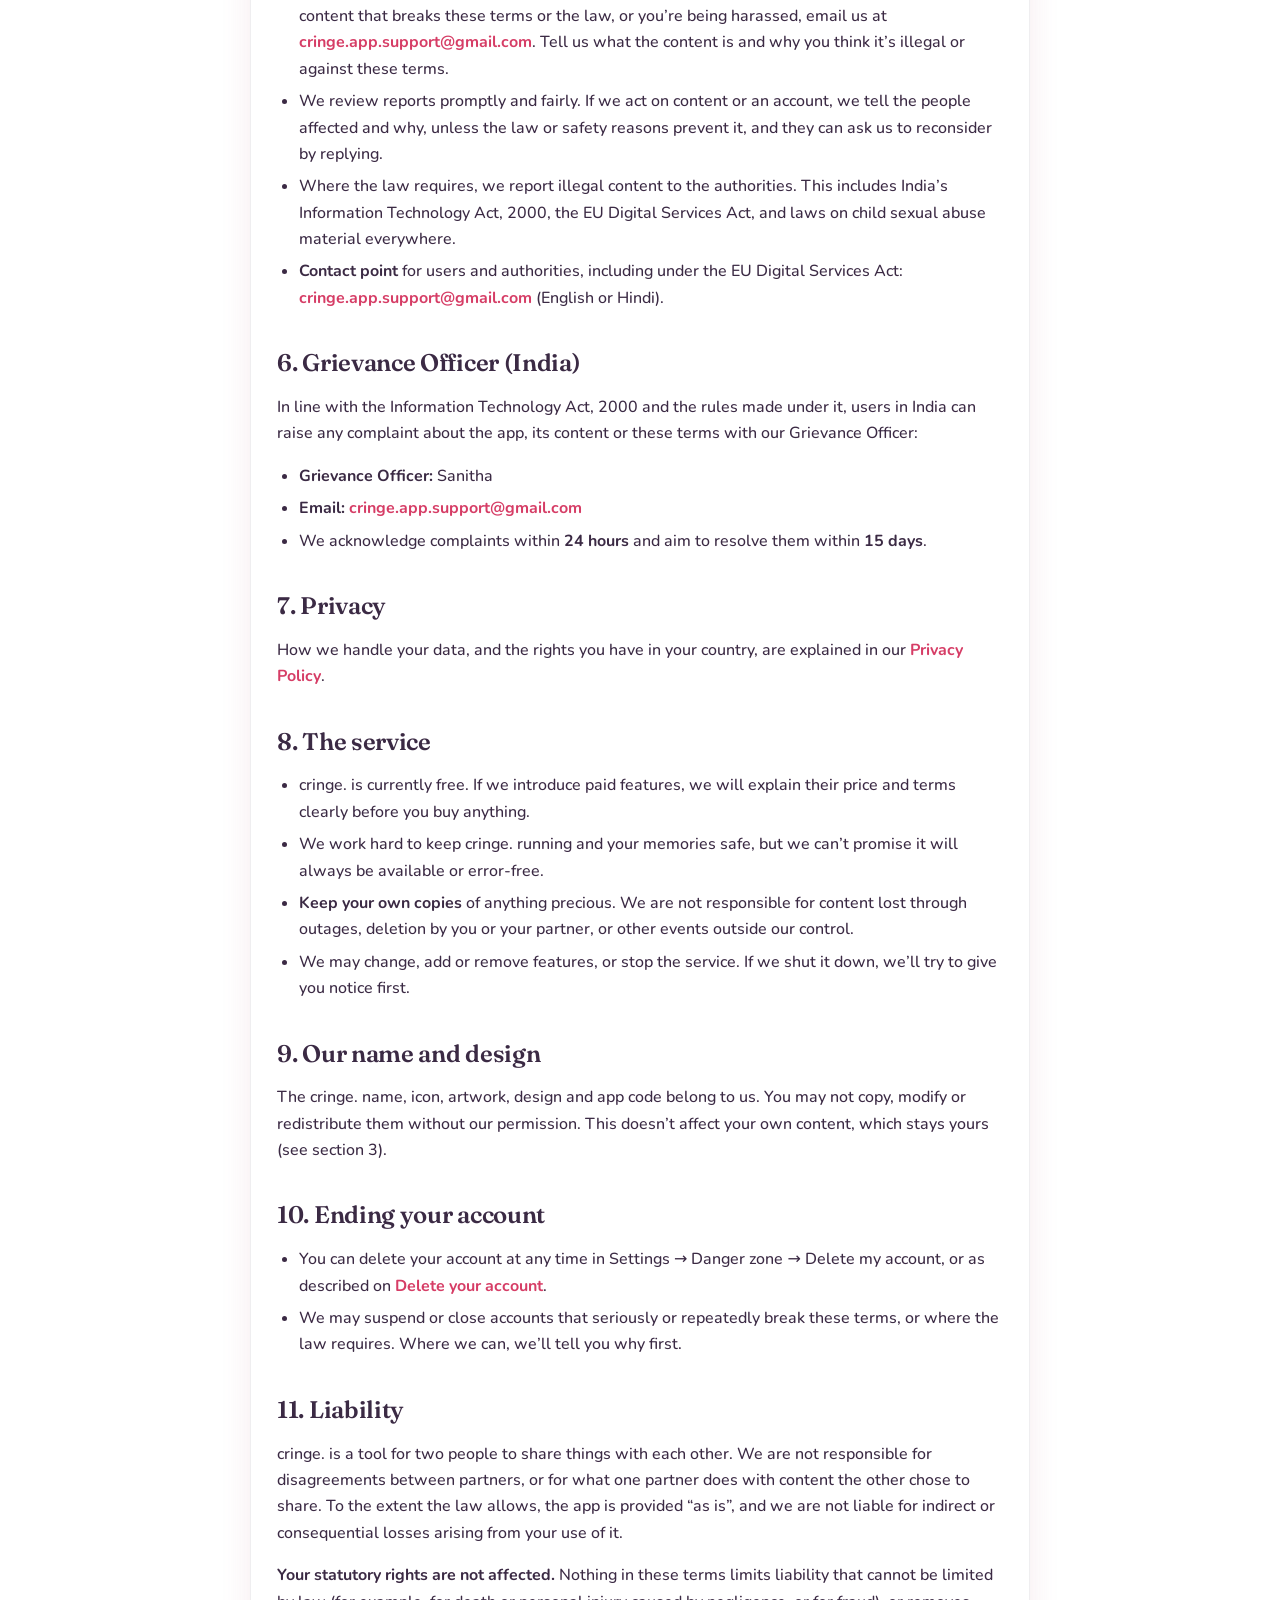
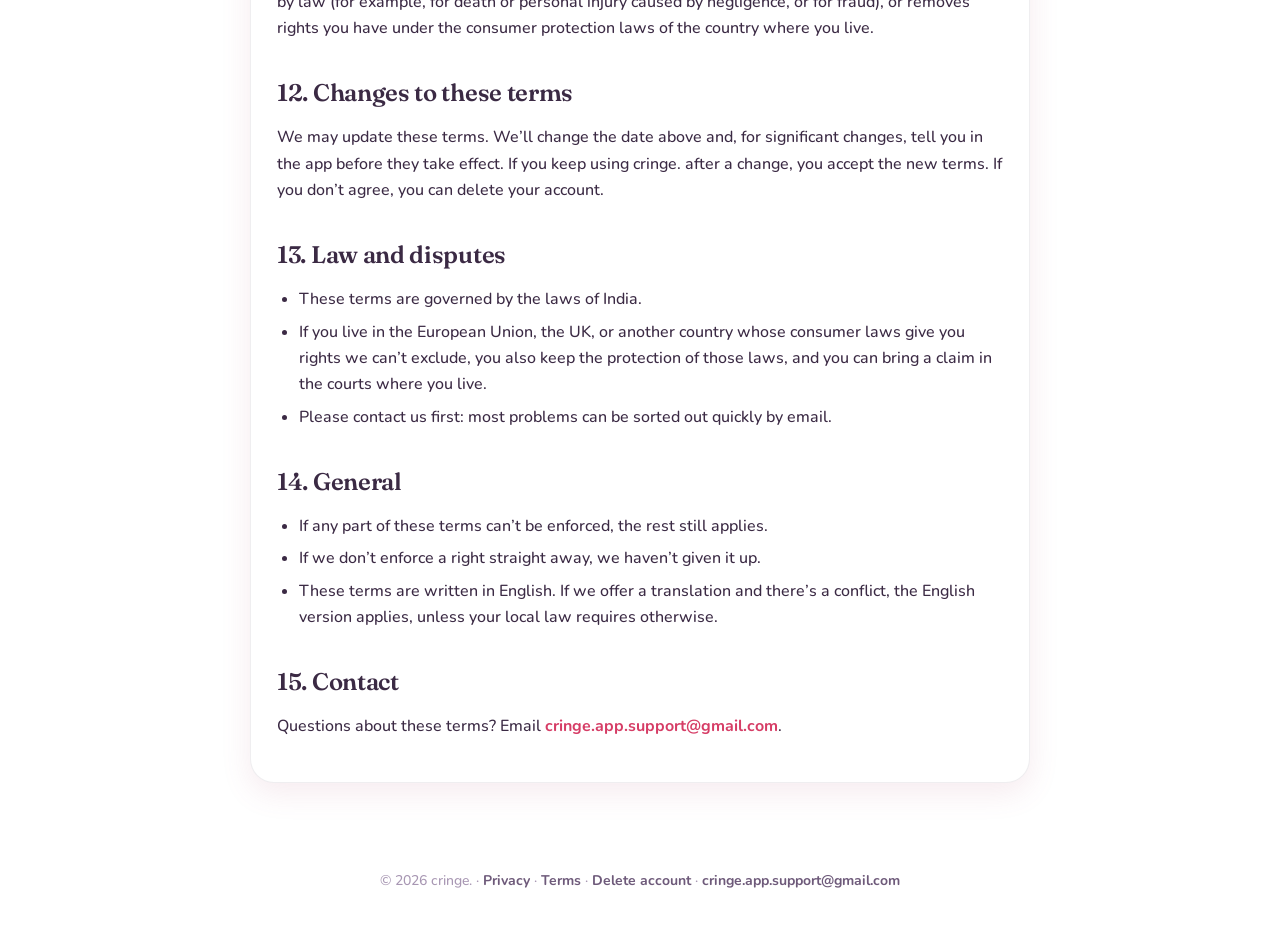
<file: terms.html>
<!doctype html>
<html lang="en">
<head>
<meta charset="utf-8">
<meta name="viewport" content="width=device-width, initial-scale=1">
<title>Terms of Service · cringe.</title>
<meta name="description" content="The terms for using the cringe. app.">
<link rel="icon" href="favicon.png">
<link rel="preconnect" href="https://fonts.googleapis.com">
<link rel="preconnect" href="https://fonts.gstatic.com" crossorigin>
<link href="https://fonts.googleapis.com/css2?family=Fraunces:ital,opsz,wght@0,9..144,600;1,9..144,500&family=Nunito:wght@500;700;800&display=swap" rel="stylesheet">
<link rel="stylesheet" href="style.css">
<style>@media (max-width:600px){.perms td:last-child::before{content:"If you say no: "}.basis td:last-child::before{content:"Legal basis: "}} .toc{columns:2;gap:24px;margin-top:0} .toc>li{break-inside:avoid;margin:0 0 8px} @media (max-width:600px){.toc{columns:1}}</style>
</head>
<body>
<header class="nav">
  <a class="brand" href="index.html"><img src="icon.png" alt=""><span>cringe.</span></a>
  <nav class="links"><a href="privacy.html">Privacy</a><a href="terms.html" aria-current="page">Terms</a><a href="delete-account.html">Delete account</a></nav>
</header>
<main>

<h1>Terms of Service</h1>
<p class="updated">Last updated: November 12, 2026</p>
<div class="card">
<p>These terms are an agreement between you and cringe. (“we”, “us”), an app run by an independent developer based in India. By creating an account you agree to them. If you don’t agree, please don’t use the app.</p>

<h2>1. Who can use cringe.</h2>
<ul>
<li>cringe. is available in the countries where it is listed in the app store. It is <b>not currently offered</b> in the European Union, the wider European Economic Area (Iceland, Liechtenstein, Norway), the United Kingdom or Switzerland. You may only use it where doing so is legal.</li>
<li>You must be at least <b>18 years old</b>, or the age of majority where you live if that is higher.</li>
<li>You can sign up with an email and password or with your Google account. You’re responsible for keeping your login safe.</li>
<li>One account per person. Don’t create an account for someone else or pretend to be someone you’re not.</li>
<li>You may not use cringe. if you are barred from doing so by law, including sanctions laws.</li>
</ul>

<h2>2. Your shared space</h2>
<ul>
<li>Two accounts can pair to create a shared space. Anything you send there (notes, photos, doodles, dates) is visible to your partner.</li>
<li>Either partner can <b>unpair</b> at any time. Unpairing permanently deletes the shared space and everything in it <b>for both partners</b>. Deleting your account does the same.</li>
<li>Only pair with someone who wants to share a space with you.</li>
</ul>

<h2>3. Your content</h2>
<ul>
<li>You own what you create and share. You give us a limited permission to store it, process it (for example, resizing photos) and show it to you and your partner, only so the app can work. This permission ends when the content is deleted.</li>
<li>You’re responsible for what you share and must have the right to share it.</li>
</ul>

<h2>4. What’s not allowed</h2>
<p>Don’t use cringe. to:</p>
<ul>
<li>share anything illegal, or any sexual content involving minors;</li>
<li>share intimate images of anyone without their consent;</li>
<li>harass, threaten, stalk or monitor someone without their agreement (including through location sharing);</li>
<li>try to access other people’s data, break the app’s security, or overload or misuse the service;</li>
<li>copy, resell or reverse-engineer the app.</li>
</ul>
<p>We may suspend or delete accounts that break these rules, and report illegal content to the authorities.</p>

<h2>5. Reporting problems and illegal content</h2>
<ul>
<li>Everything in your space is private to the two of you, so we don’t read or monitor it. If you see content that breaks these terms or the law, or you’re being harassed, email us at <a href="mailto:cringe.app.support@gmail.com?subject=Report">cringe.app.support@gmail.com</a>. Tell us what the content is and why you think it’s illegal or against these terms.</li>
<li>We review reports promptly and fairly. If we act on content or an account, we tell the people affected and why, unless the law or safety reasons prevent it, and they can ask us to reconsider by replying.</li>
<li>Where the law requires, we report illegal content to the authorities. This includes India’s Information Technology Act, 2000, the EU Digital Services Act, and laws on child sexual abuse material everywhere.</li>
<li><b>Contact point</b> for users and authorities, including under the EU Digital Services Act: <a href="mailto:cringe.app.support@gmail.com?subject=DSA%20contact">cringe.app.support@gmail.com</a> (English or Hindi).</li>
</ul>

<h2>6. Grievance Officer (India)</h2>
<p>In line with the Information Technology Act, 2000 and the rules made under it, users in India can raise any complaint about the app, its content or these terms with our Grievance Officer:</p>
<ul>
<li><b>Grievance Officer:</b> Sanitha</li>
<li><b>Email:</b> <a href="mailto:cringe.app.support@gmail.com?subject=Grievance">cringe.app.support@gmail.com</a></li>
<li>We acknowledge complaints within <b>24 hours</b> and aim to resolve them within <b>15 days</b>.</li>
</ul>

<h2>7. Privacy</h2>
<p>How we handle your data, and the rights you have in your country, are explained in our <a href="privacy.html">Privacy Policy</a>.</p>

<h2>8. The service</h2>
<ul>
<li>cringe. is currently free. If we introduce paid features, we will explain their price and terms clearly before you buy anything.</li>
<li>We work hard to keep cringe. running and your memories safe, but we can’t promise it will always be available or error-free.</li>
<li><b>Keep your own copies</b> of anything precious. We are not responsible for content lost through outages, deletion by you or your partner, or other events outside our control.</li>
<li>We may change, add or remove features, or stop the service. If we shut it down, we’ll try to give you notice first.</li>
</ul>

<h2>9. Our name and design</h2>
<p>The cringe. name, icon, artwork, design and app code belong to us. You may not copy, modify or redistribute them without our permission. This doesn’t affect your own content, which stays yours (see section 3).</p>

<h2>10. Ending your account</h2>
<ul>
<li>You can delete your account at any time in Settings → Danger zone → Delete my account, or as described on <a href="delete-account.html">Delete your account</a>.</li>
<li>We may suspend or close accounts that seriously or repeatedly break these terms, or where the law requires. Where we can, we’ll tell you why first.</li>
</ul>

<h2>11. Liability</h2>
<p>cringe. is a tool for two people to share things with each other. We are not responsible for disagreements between partners, or for what one partner does with content the other chose to share. To the extent the law allows, the app is provided “as is”, and we are not liable for indirect or consequential losses arising from your use of it.</p>
<p><b>Your statutory rights are not affected.</b> Nothing in these terms limits liability that cannot be limited by law (for example, for death or personal injury caused by negligence, or for fraud), or removes rights you have under the consumer protection laws of the country where you live.</p>

<h2>12. Changes to these terms</h2>
<p>We may update these terms. We’ll change the date above and, for significant changes, tell you in the app before they take effect. If you keep using cringe. after a change, you accept the new terms. If you don’t agree, you can delete your account.</p>

<h2>13. Law and disputes</h2>
<ul>
<li>These terms are governed by the laws of India.</li>
<li>If you live in the European Union, the UK, or another country whose consumer laws give you rights we can’t exclude, you also keep the protection of those laws, and you can bring a claim in the courts where you live.</li>
<li>Please contact us first: most problems can be sorted out quickly by email.</li>
</ul>

<h2>14. General</h2>
<ul>
<li>If any part of these terms can’t be enforced, the rest still applies.</li>
<li>If we don’t enforce a right straight away, we haven’t given it up.</li>
<li>These terms are written in English. If we offer a translation and there’s a conflict, the English version applies, unless your local law requires otherwise.</li>
</ul>

<h2>15. Contact</h2>
<p>Questions about these terms? Email <a href="mailto:cringe.app.support@gmail.com">cringe.app.support@gmail.com</a>.</p>
</div>

</main>
<footer>
  © 2026 cringe. · <a href="privacy.html">Privacy</a> · <a href="terms.html">Terms</a> · <a href="delete-account.html">Delete account</a> · <a href="mailto:cringe.app.support@gmail.com">cringe.app.support@gmail.com</a>
</footer>
</body>
</html>
</file>
<file: style.css>
/* cringe. website — same colors and fonts as the app */
:root {
  --bg: #FFF8F2;
  --bg2: #FDEFF4;
  --card: #FFFFFF;
  --text: #3B2A44;
  --soft: #6E5A7A;
  --muted: #A897B3;
  --rose: #F0577F;
  --rose-deep: #D63D66;
  --peach: #FFC9A8;
  --border: rgba(59, 42, 68, 0.08);
  --shadow: 0 10px 30px rgba(180, 87, 122, 0.12);
}
@media (prefers-color-scheme: dark) {
  :root {
    --bg: #150E1E;
    --bg2: #341634;
    --card: rgba(255, 255, 255, 0.06);
    --text: #FFF4EA;
    --soft: #D9C6E0;
    --muted: #9A87A8;
    --rose: #F2668B;
    --rose-deep: #F2668B;
    --border: rgba(255, 255, 255, 0.1);
    --shadow: none;
  }
}

* { box-sizing: border-box; }
html { -webkit-text-size-adjust: 100%; }
body {
  margin: 0;
  font-family: 'Nunito', system-ui, -apple-system, 'Segoe UI', sans-serif;
  font-weight: 500;
  color: var(--text);
  background: linear-gradient(180deg, var(--bg), var(--bg2)) fixed;
  line-height: 1.65;
  min-height: 100vh;
}
a { color: var(--rose-deep); font-weight: 700; text-decoration: none; }
a:hover { text-decoration: underline; }

/* ---------- header ---------- */
.nav {
  max-width: 820px; margin: 0 auto; padding: 22px 20px;
  display: flex; align-items: center; justify-content: space-between; gap: 16px; flex-wrap: wrap;
}
.brand { display: flex; align-items: center; gap: 10px; color: var(--text); }
.brand img { width: 38px; height: 38px; border-radius: 11px; }
.brand span { font-family: 'Fraunces', Georgia, serif; font-weight: 600; font-size: 24px; letter-spacing: -0.3px; }
.brand:hover { text-decoration: none; }
.links { display: flex; gap: 18px; flex-wrap: wrap; font-size: 15px; }
.links a { color: var(--soft); font-weight: 700; }
.links a[aria-current="page"] { color: var(--rose-deep); }

/* ---------- content ---------- */
main { max-width: 820px; margin: 0 auto; padding: 10px 20px 60px; }
h1, h2, h3 { font-family: 'Fraunces', Georgia, serif; font-weight: 600; letter-spacing: -0.3px; line-height: 1.2; }
h1 { font-size: clamp(32px, 6vw, 46px); margin: 18px 0 6px; }
h2 { font-size: 24px; margin: 38px 0 10px; }
h3 { font-size: 19px; margin: 24px 0 6px; }
.updated { color: var(--muted); font-size: 14px; margin-bottom: 26px; }
.card {
  background: var(--card); border: 1px solid var(--border); border-radius: 24px;
  padding: 26px; box-shadow: var(--shadow);
}
.card + .card { margin-top: 18px; }
ul, ol { padding-left: 22px; }
li { margin: 6px 0; }
table { width: 100%; border-collapse: collapse; font-size: 15px; }
th, td { text-align: left; padding: 10px 8px; border-bottom: 1px solid var(--border); vertical-align: top; }
th { font-family: 'Nunito', sans-serif; font-weight: 800; color: var(--soft); font-size: 13px; text-transform: uppercase; letter-spacing: 0.8px; }
.table-wrap { overflow-x: auto; }
.note {
  background: rgba(240, 87, 127, 0.08); border-left: 4px solid var(--rose);
  padding: 14px 16px; border-radius: 12px; margin: 18px 0;
}

/* ---------- home ---------- */
.hero { text-align: center; padding: 30px 0 10px; }
.hero img { width: 140px; height: 140px; border-radius: 36px; box-shadow: 0 18px 40px rgba(240, 87, 127, 0.25); }
.hero h1 { font-size: clamp(48px, 10vw, 72px); margin: 22px 0 0; }
.tagline { font-family: 'Fraunces', Georgia, serif; font-style: italic; font-size: 22px; color: var(--soft); margin: 4px 0 26px; }
.pill {
  display: inline-block; padding: 12px 22px; border-radius: 999px; color: #fff;
  background: linear-gradient(135deg, var(--rose), #FF8A73); font-weight: 800;
}
.pill:hover { text-decoration: none; opacity: 0.92; }
.features { display: grid; grid-template-columns: repeat(auto-fit, minmax(220px, 1fr)); gap: 16px; margin-top: 40px; }
.feature .emoji { font-size: 30px; }
.feature h3 { margin-top: 8px; }
.feature p { margin: 4px 0 0; color: var(--soft); font-size: 15px; }

/* ---------- footer ---------- */
footer { max-width: 820px; margin: 0 auto; padding: 26px 20px 40px; color: var(--muted); font-size: 14px; text-align: center; }
footer a { color: var(--soft); }

/* ---------- phones: stack table rows into little cards ---------- */
@media (max-width: 600px) {
  table, tbody, tr, td { display: block; width: 100%; }
  tr:first-child { display: none; } /* header row */
  tr { padding: 12px 0; border-bottom: 1px solid var(--border); }
  td { border: 0; padding: 2px 0; }
  td:last-child { color: var(--muted); font-size: 14px; }
  td:last-child::before { content: "Required: "; font-weight: 800; }
}
</file>
